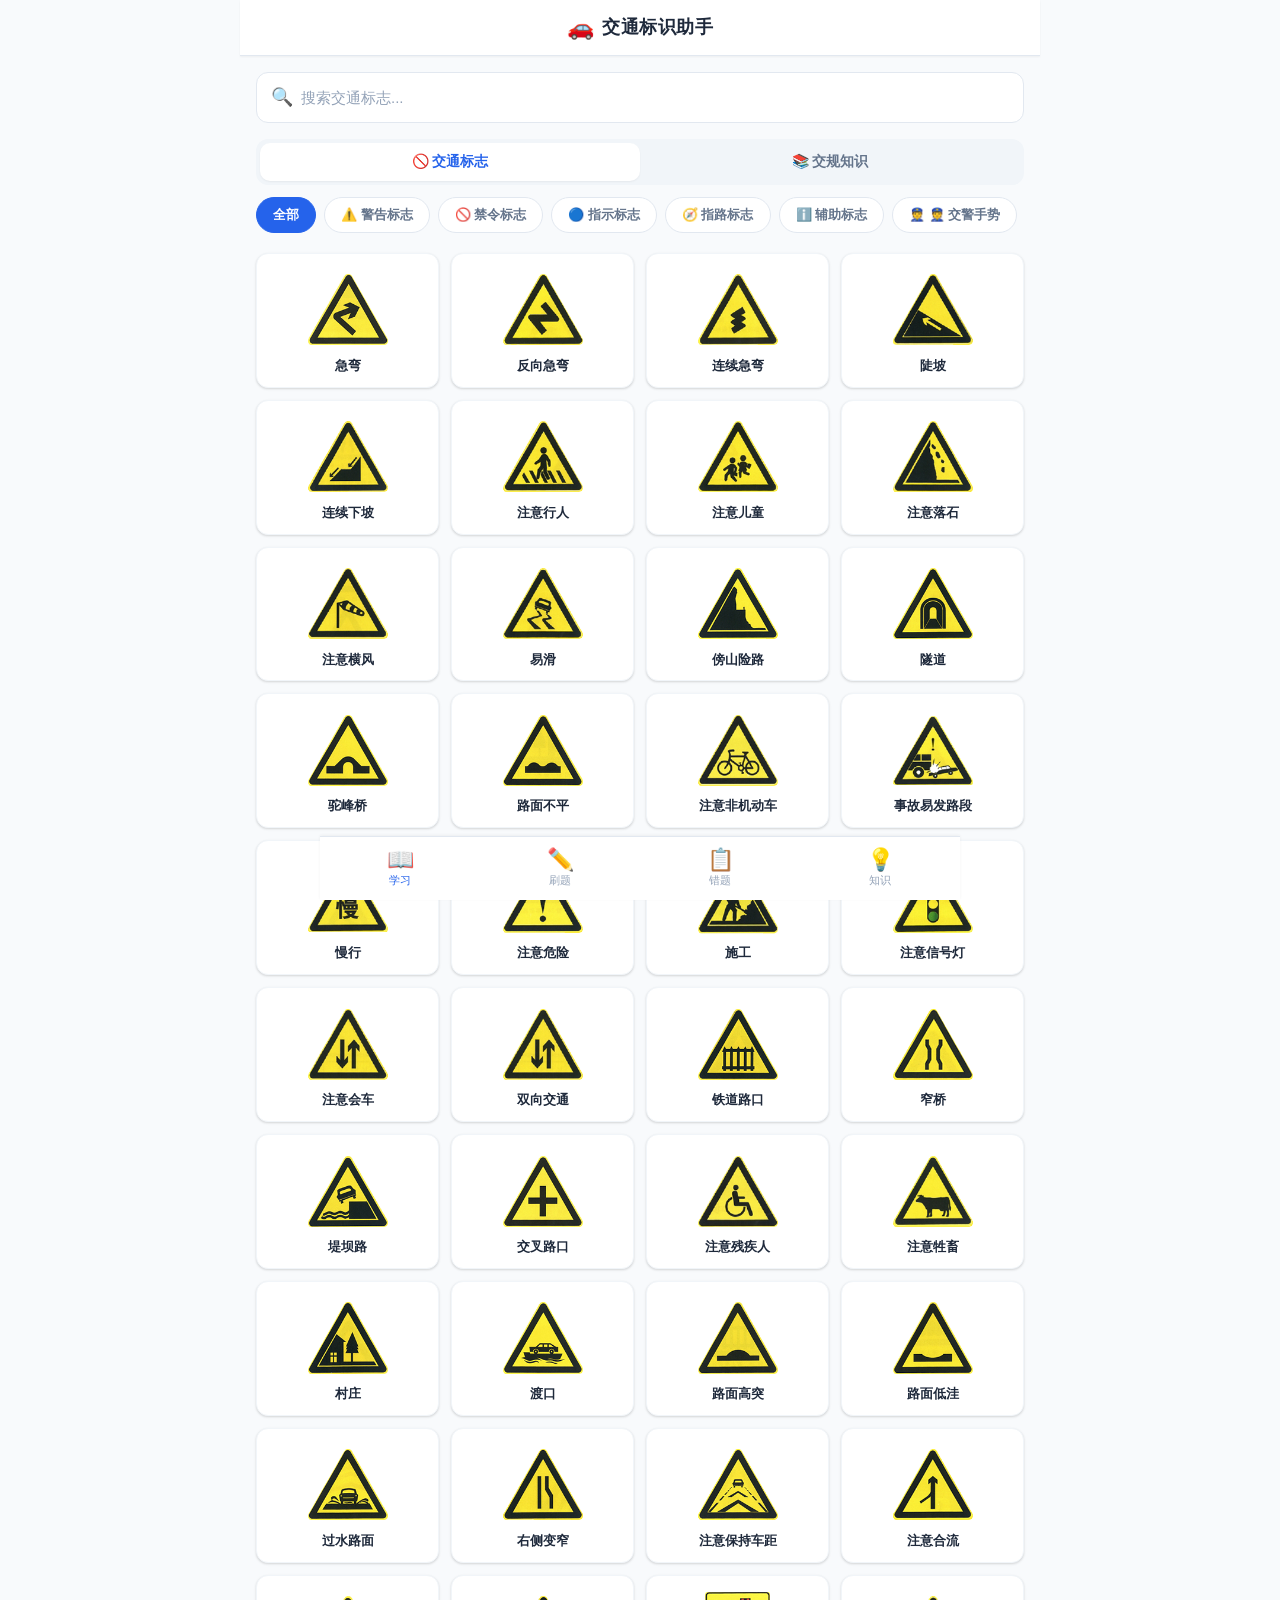
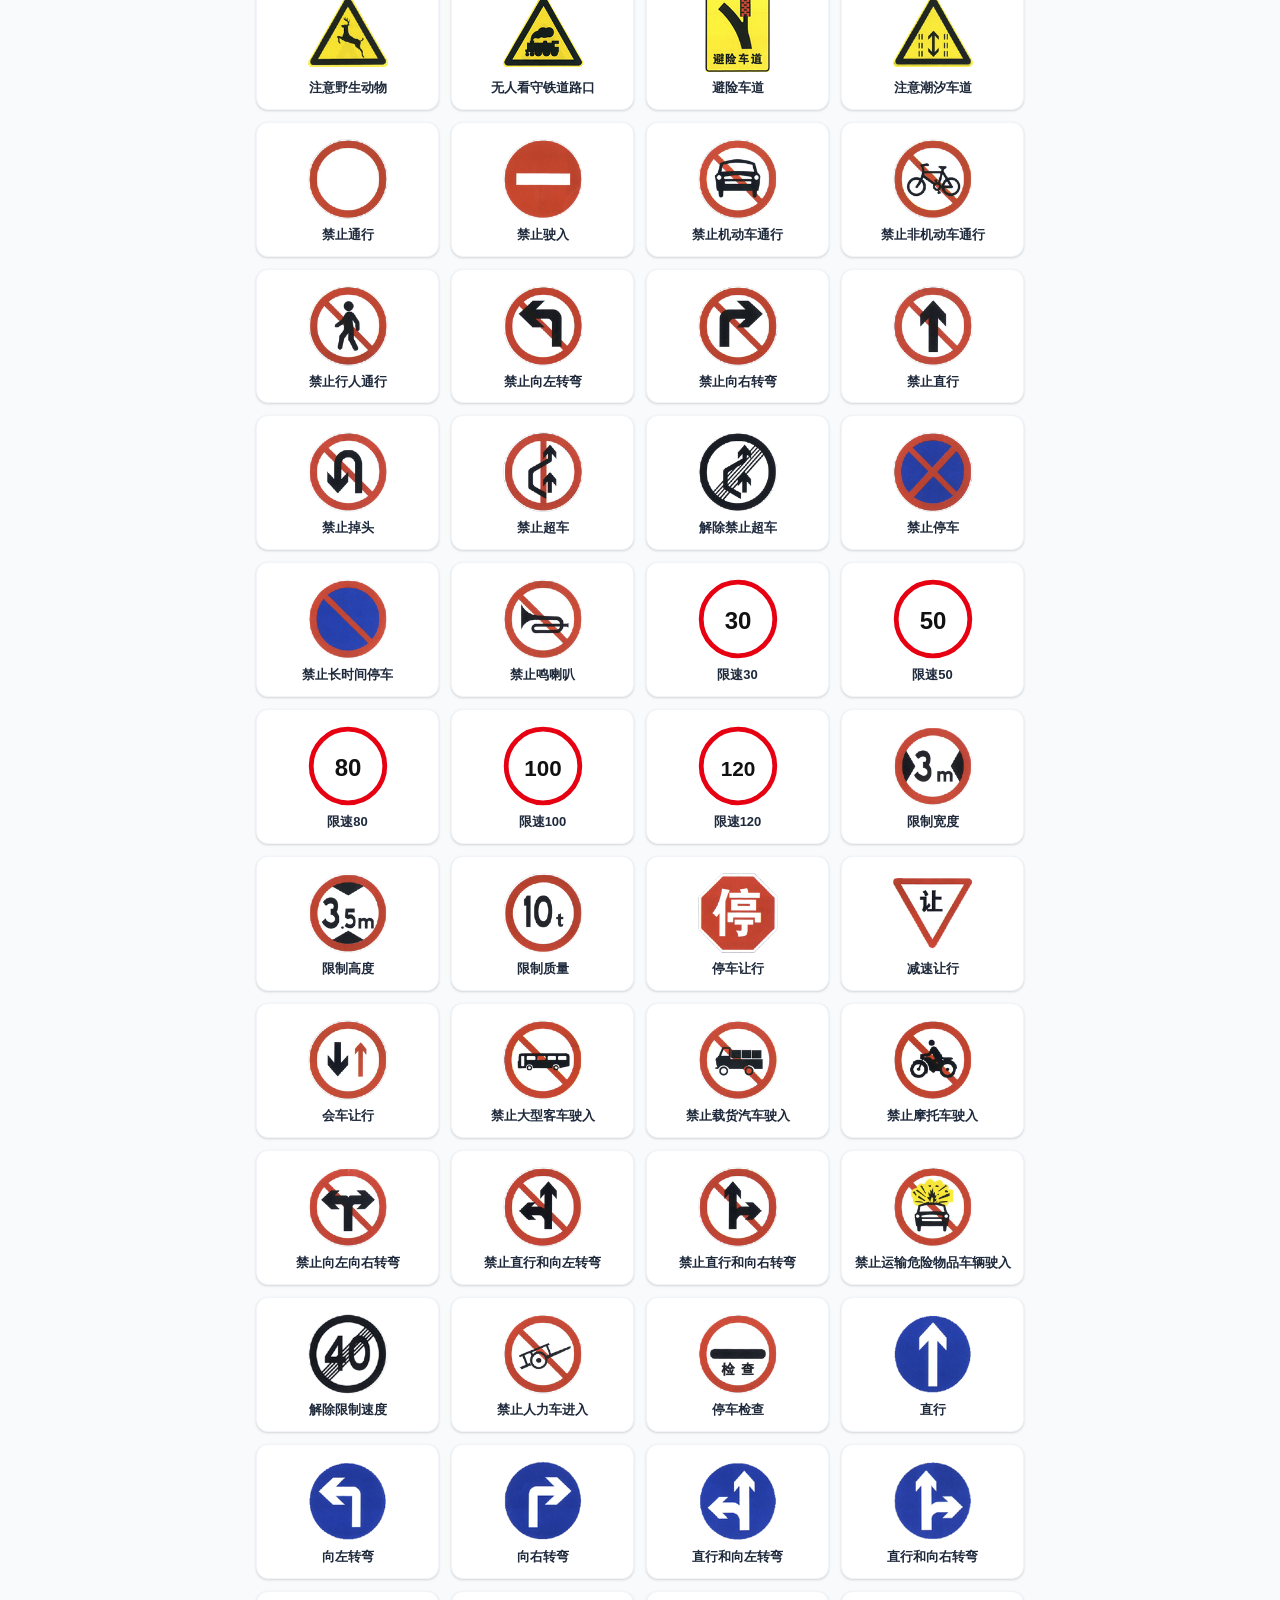
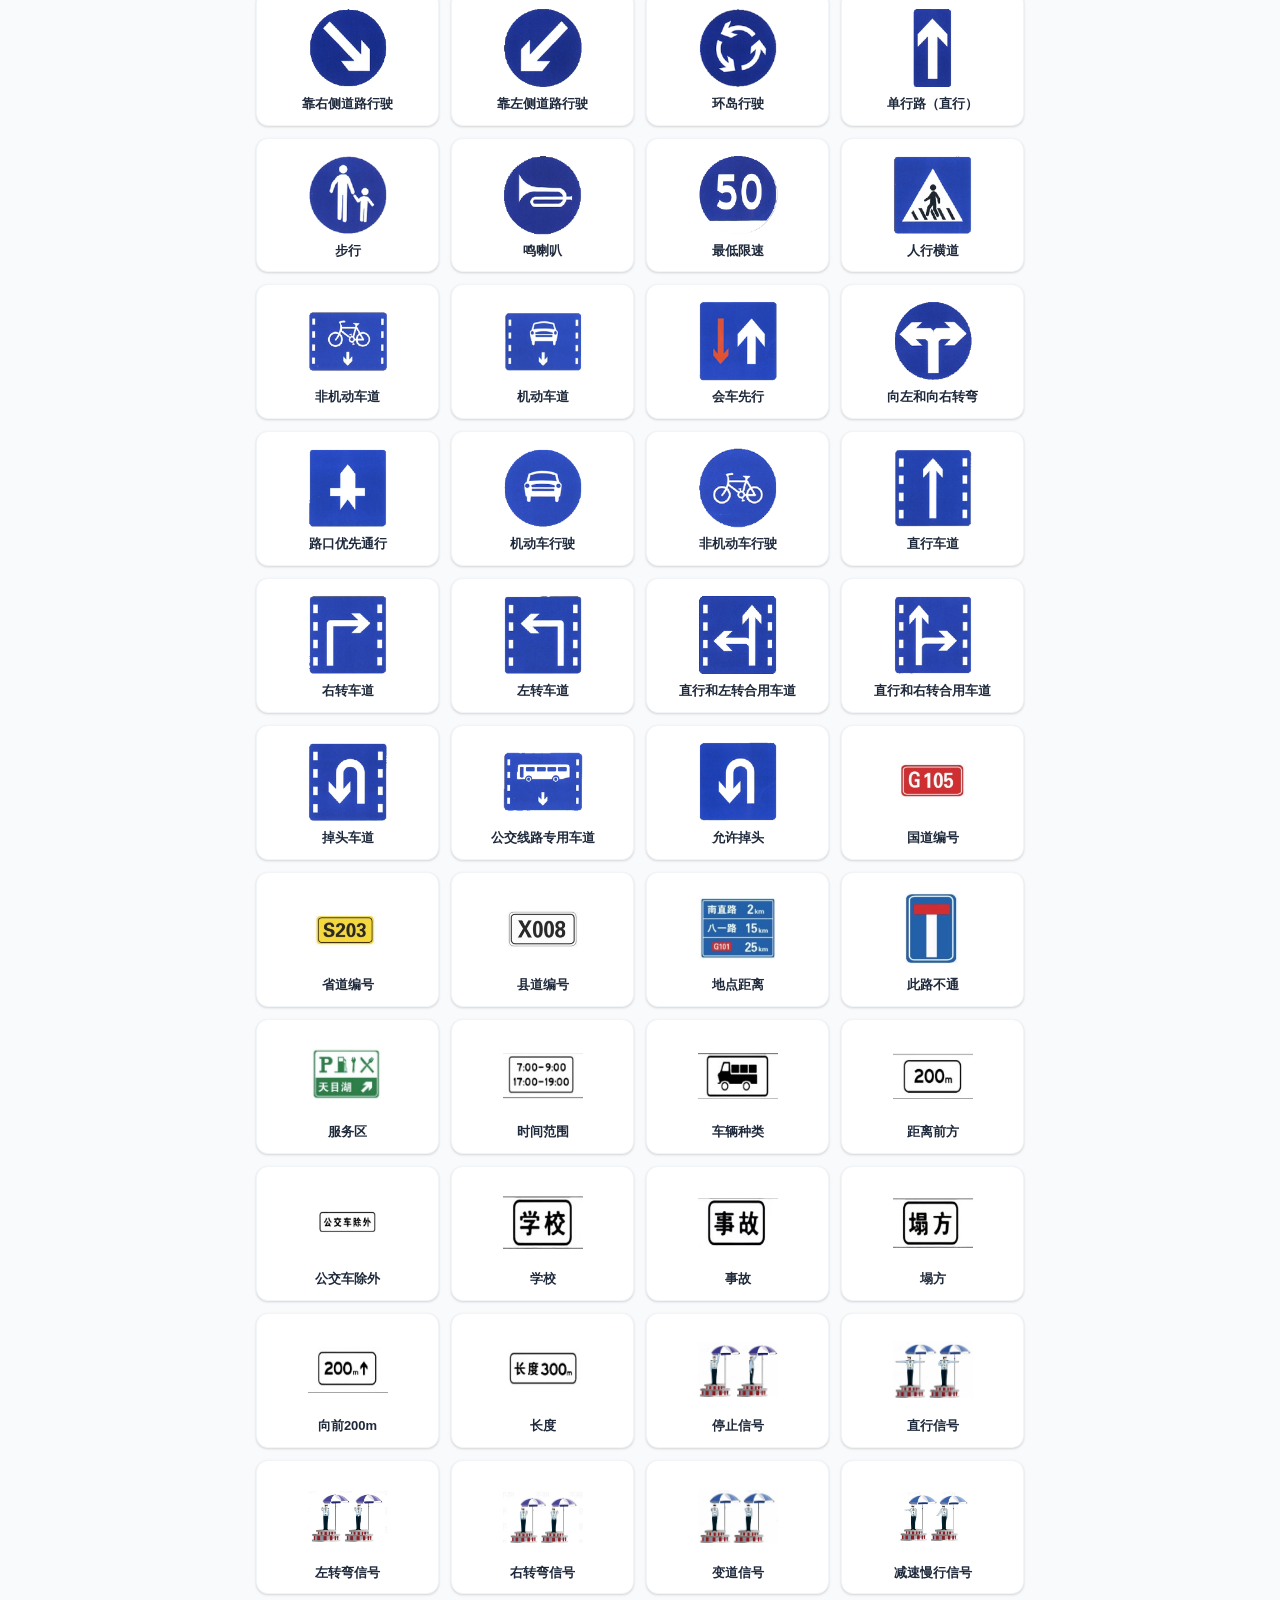
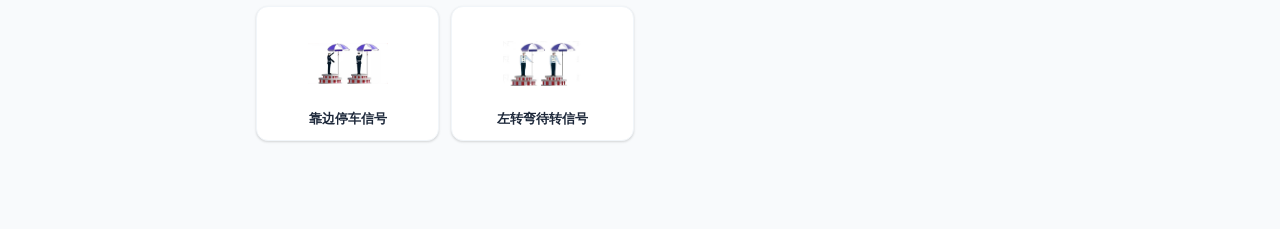
<file: index.html>
<!DOCTYPE html>
<html lang="zh-CN">
<head>
  <meta charset="UTF-8">
  <meta name="viewport" content="width=device-width, initial-scale=1.0, maximum-scale=5.0, user-scalable=yes, viewport-fit=cover">
  <meta name="theme-color" content="#2563eb" media="(prefers-color-scheme: light)">
  <meta name="theme-color" content="#0f172a" media="(prefers-color-scheme: dark)">
  <meta http-equiv="Content-Security-Policy" content="default-src 'self'; style-src 'self' 'unsafe-inline'; script-src 'self' 'unsafe-inline'; img-src 'self' data:;">
  <meta http-equiv="Cache-Control" content="no-cache, no-store, must-revalidate">
  <meta http-equiv="Pragma" content="no-cache">
  <meta http-equiv="Expires" content="0">
  <meta name="apple-mobile-web-app-capable" content="yes">
  <meta name="apple-mobile-web-app-status-bar-style" content="default">
  <meta name="apple-mobile-web-app-title" content="交通标识助手">
  <meta name="description" content="交通标识学习助手 — 学习交规标志，刷题巩固记忆">
  <link rel="manifest" href="manifest.json">
  <link rel="icon" type="image/svg+xml" href="icons/icon.svg">
  <link rel="apple-touch-icon" sizes="180x180" href="icons/icon-192.png">
  <link rel="icon" type="image/png" sizes="192x192" href="icons/icon-192.png">
  <link rel="icon" type="image/png" sizes="512x512" href="icons/icon-512.png">
  <link rel="stylesheet" href="css/style.css?v=3">
  <title>交通标识助手</title>
</head>
<body>

  <!-- Skip to content for keyboard users -->
  <a href="#page-learn" class="skip-link">跳到主要内容</a>

  <!-- Header -->
  <header class="app-header" role="banner">
    <span class="header-icon" aria-hidden="true">🚗</span>
    <h1>交通标识助手</h1>
  </header>

  <!-- === Learn Page === -->
  <div class="page active" id="page-learn" role="main" aria-label="学习交通标志">
    <div class="search-bar">
      <span class="search-icon" aria-hidden="true">🔍</span>
      <label for="searchInput" class="sr-only">搜索交通标志</label>
      <input type="text" id="searchInput" placeholder="搜索交通标志..." aria-label="搜索交通标志">
      <button class="search-clear-btn" id="searchClearBtn" aria-label="清除搜索" style="display:none;">✕</button>
    </div>

    <!-- Mode Toggle: Signs / Knowledge -->
    <div class="learn-mode-tabs">
      <button class="learn-mode-tab active" data-mode="signs" onclick="switchLearnMode('signs')">
        🚫 交通标志
      </button>
      <button class="learn-mode-tab" data-mode="knowledge" onclick="switchLearnMode('knowledge')">
        📚 交规知识
      </button>
    </div>

    <div class="category-tabs" id="categoryTabs"></div>

    <div class="sign-grid" id="signGrid"></div>
    <div class="knowledge-list" id="knowledgeList" style="display:none;"></div>
  </div>

  <!-- === Quiz Page === -->
  <div class="page" id="page-quiz" role="main" aria-label="刷题">
    <div id="quizContainer">
      <!-- Dynamically filled by quiz.js -->
    </div>
  </div>

  <!-- === Wrong Answer Page === -->
  <div class="page" id="page-wrong" role="main" aria-label="错题管理">
    <div id="wrongContainer">
      <!-- Dynamically filled by quiz.js -->
    </div>
  </div>

  <!-- === Driving Tips Page === -->
  <div class="page" id="page-tips" role="main" aria-label="驾驶知识">
    <div class="tips-list" id="tipsList"></div>
  </div>

  <!-- === Detail Modal === -->
  <div class="modal-overlay" id="detailModal" style="display:none;" role="dialog" aria-modal="true" aria-label="标志详情">
    <div class="modal-content" id="modalContent" role="document"></div>
  </div>

  <!-- Bottom Tab Bar -->
  <nav class="tab-bar" role="navigation" aria-label="主导航">
    <button class="tab-item active" data-tab="learn" aria-label="学习" aria-current="page">
      <span class="tab-icon" aria-hidden="true">📖</span>
      <span class="tab-label">学习</span>
    </button>
    <button class="tab-item" data-tab="quiz" aria-label="刷题">
      <span class="tab-icon" aria-hidden="true">✏️</span>
      <span class="tab-label">刷题</span>
    </button>
    <button class="tab-item" data-tab="wrong" aria-label="错题">
      <span class="tab-icon" aria-hidden="true">📋</span>
      <span class="tab-label">错题</span>
    </button>
    <button class="tab-item" data-tab="tips" aria-label="知识">
      <span class="tab-icon" aria-hidden="true">💡</span>
      <span class="tab-label">知识</span>
    </button>
  </nav>

  <!-- Toast notification container -->
  <div id="toastContainer" class="toast-container"></div>

  <script src="js/data.js?v=3"></script>
  <script src="js/knowledge.js?v=3"></script>
  <script src="js/knowledge-points.js?v=3"></script>
  <script src="js/quiz.js?v=3"></script>
  <script src="js/app.js?v=3"></script>

</body>
</html>
</file>
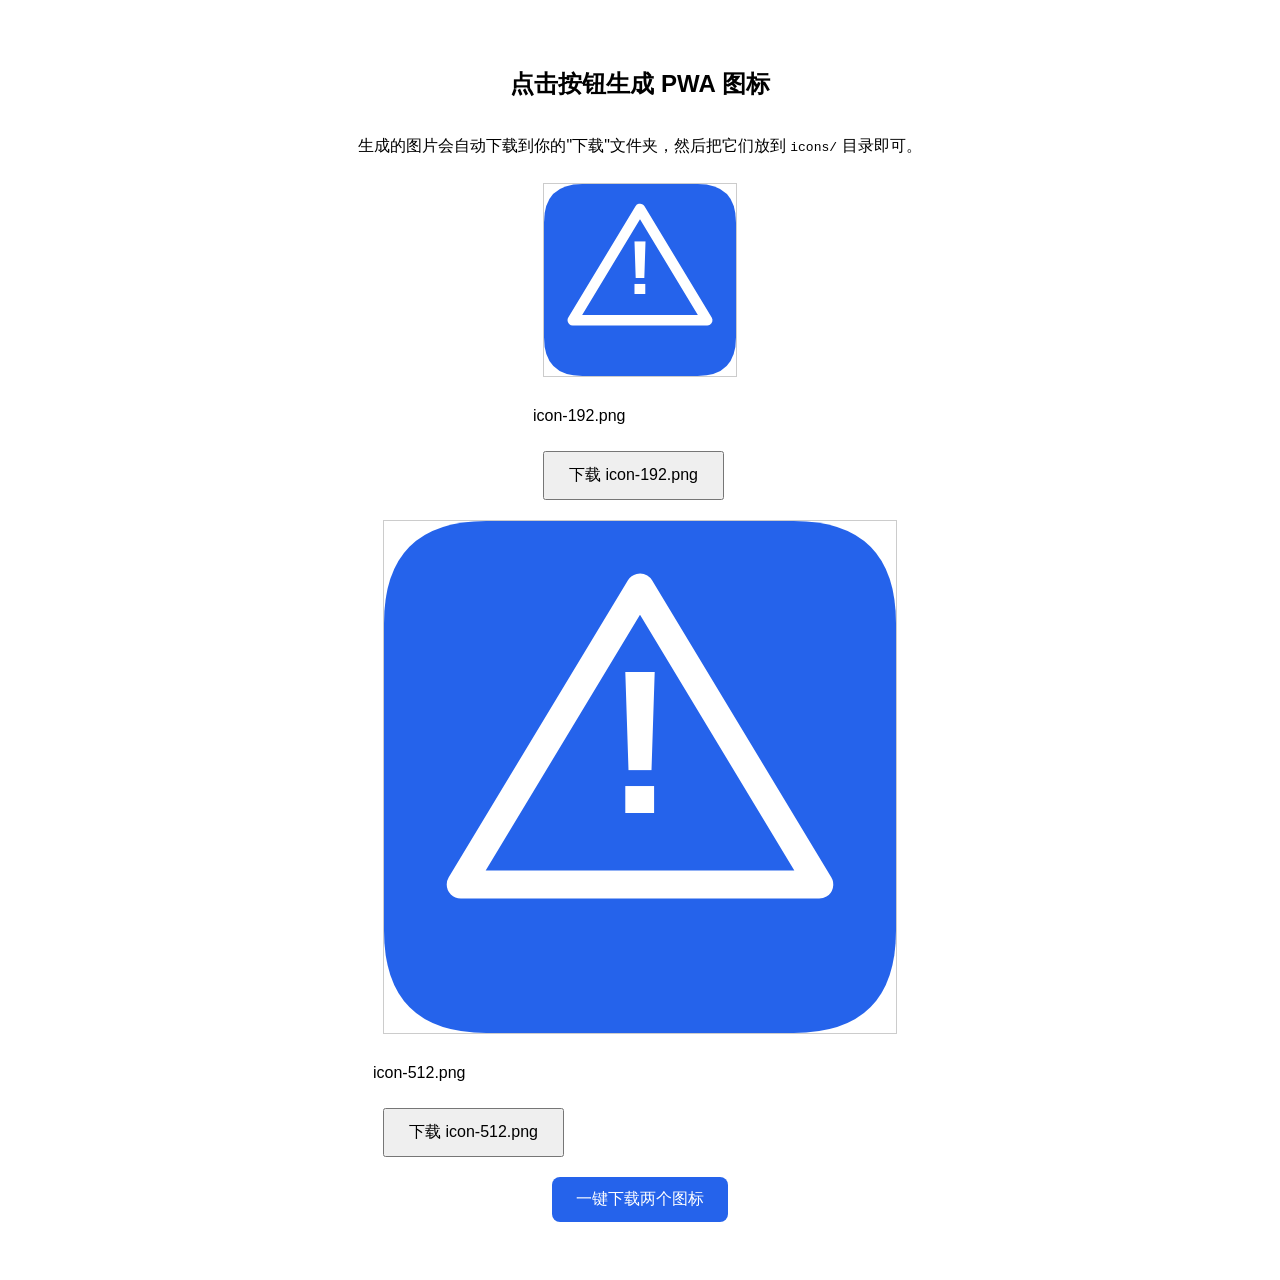
<file: icons/generate.html>
<!DOCTYPE html>
<html lang="zh-CN">
<head>
  <meta charset="UTF-8">
  <meta name="viewport" content="width=device-width, initial-scale=1.0">
  <title>图标生成器 — 交通标识助手</title>
  <style>
    body { font-family: sans-serif; display: flex; flex-direction: column; align-items: center; padding: 40px 20px; }
    canvas { border: 1px solid #ccc; margin: 10px; }
    button { margin: 10px; padding: 12px 24px; font-size: 16px; cursor: pointer; }
    .hidden { display: none; }
    #status { color: #16a34a; font-weight: bold; margin-top: 16px; }
  </style>
</head>
<body>
  <h2>点击按钮生成 PWA 图标</h2>
  <p>生成的图片会自动下载到你的"下载"文件夹，然后把它们放到 <code>icons/</code> 目录即可。</p>

  <div>
    <canvas id="c192" width="192" height="192"></canvas>
    <p>icon-192.png</p>
    <button onclick="generateIcon(192, 'icon-192.png')">下载 icon-192.png</button>
  </div>
  <div>
    <canvas id="c512" width="512" height="512"></canvas>
    <p>icon-512.png</p>
    <button onclick="generateIcon(512, 'icon-512.png')">下载 icon-512.png</button>
  </div>
  <button onclick="generateBoth()" style="background:#2563eb;color:white;border:none;border-radius:8px;">
    一键下载两个图标
  </button>
  <div id="status" class="hidden"></div>

  <script>
    function drawIcon(size) {
      var canvas = document.getElementById("c" + size);
      var ctx = canvas.getContext("2d");
      var w = size, h = size;

      // Blue background with rounded corners
      var r = size * 0.2;
      ctx.fillStyle = "#2563eb";
      ctx.beginPath();
      ctx.moveTo(r, 0);
      ctx.lineTo(w - r, 0);
      ctx.quadraticCurveTo(w, 0, w, r);
      ctx.lineTo(w, h - r);
      ctx.quadraticCurveTo(w, h, w - r, h);
      ctx.lineTo(r, h);
      ctx.quadraticCurveTo(0, h, 0, h - r);
      ctx.lineTo(0, r);
      ctx.quadraticCurveTo(0, 0, r, 0);
      ctx.fill();

      // White triangle (warning sign shape)
      var triW = size * 0.7;
      var triH = size * 0.58;
      var cx = w / 2;
      var topY = size * 0.13;
      ctx.strokeStyle = "white";
      ctx.lineWidth = size * 0.055;
      ctx.lineJoin = "round";
      ctx.beginPath();
      ctx.moveTo(cx, topY);
      ctx.lineTo(cx + triW / 2, topY + triH);
      ctx.lineTo(cx - triW / 2, topY + triH);
      ctx.closePath();
      ctx.stroke();

      // White exclamation mark
      ctx.fillStyle = "white";
      ctx.font = "bold " + (size * 0.4) + "px sans-serif";
      ctx.textAlign = "center";
      ctx.textBaseline = "middle";
      ctx.fillText("!", cx, topY + triH * 0.57);
    }

    function generateIcon(size, filename) {
      drawIcon(size);
      var canvas = document.getElementById("c" + size);
      canvas.toBlob(function (blob) {
        var url = URL.createObjectURL(blob);
        var a = document.createElement("a");
        a.href = url;
        a.download = filename;
        document.body.appendChild(a);
        a.click();
        document.body.removeChild(a);
        URL.revokeObjectURL(url);
        var status = document.getElementById("status");
        status.textContent = "已下载: " + filename;
        status.classList.remove("hidden");
      }, "image/png");
    }

    function generateBoth() {
      generateIcon(192, "icon-192.png");
      setTimeout(function () {
        generateIcon(512, "icon-512.png");
      }, 500);
    }

    // Pre-draw both
    drawIcon(192);
    drawIcon(512);
  </script>
</body>
</html>
</file>
<file: css/style.css>
/* ============================================
   交通标识助手 — 主题颜色（修改这里即可换肤）
   ============================================ */
:root {
  --primary: #2563eb;
  --primary-light: #eff6ff;
  --primary-dark: #1e40af;
  --primary-rgb: 37, 99, 235;
  --success: #16a34a;
  --success-light: #f0fdf4;
  --success-rgb: 22, 163, 74;
  --danger: #dc2626;
  --danger-light: #fef2f2;
  --danger-rgb: 220, 38, 38;
  --warning: #f59e0b;
  --warning-light: #fffbeb;
  --bg: #f8fafc;
  --card-bg: #ffffff;
  --text: #1e293b;
  --text-secondary: #64748b;
  --text-muted: #94a3b8;
  --border: #e2e8f0;
  --border-light: #f1f5f9;
  --tab-active: var(--primary);
  --tab-inactive: var(--text-muted);
  --shadow-sm: 0 1px 2px rgba(0,0,0,0.05);
  --shadow: 0 1px 3px rgba(0,0,0,0.1), 0 1px 2px rgba(0,0,0,0.06);
  --shadow-md: 0 4px 6px rgba(0,0,0,0.07), 0 2px 4px rgba(0,0,0,0.06);
  --radius: 12px;
  --radius-sm: 8px;
  --radius-lg: 16px;
  --font: -apple-system, BlinkMacSystemFont, "Segoe UI", Roboto, "Helvetica Neue", sans-serif;
  --tab-height: 64px;
  --header-height: 56px;
}

/* ============================================
   Reset & Base
   ============================================ */
*, *::before, *::after {
  box-sizing: border-box;
  margin: 0;
  padding: 0;
}

html {
  font-size: 16px;
  -webkit-text-size-adjust: 100%;
  -webkit-tap-highlight-color: transparent;
}

body {
  font-family: var(--font);
  background: var(--bg);
  color: var(--text);
  line-height: 1.6;
  min-height: 100vh;
  min-height: 100dvh;
  overflow-x: hidden;
  -webkit-font-smoothing: antialiased;
  padding-bottom: var(--tab-height);
}

button {
  font-family: var(--font);
  border: none;
  cursor: pointer;
  background: none;
  font-size: inherit;
}

/* ============================================
   Accessibility: Focus & Skip Link
   ============================================ */
:focus-visible {
  outline: 3px solid var(--primary);
  outline-offset: 2px;
}

.skip-link {
  position: absolute;
  top: -100px;
  left: 16px;
  background: var(--primary);
  color: #fff;
  padding: 8px 16px;
  border-radius: 0 0 var(--radius-sm) var(--radius-sm);
  z-index: 300;
  font-weight: 600;
  font-size: 14px;
  text-decoration: none;
  transition: top 0.2s;
}

.skip-link:focus {
  top: 0;
}

.sr-only {
  position: absolute;
  width: 1px;
  height: 1px;
  padding: 0;
  margin: -1px;
  overflow: hidden;
  clip: rect(0,0,0,0);
  white-space: nowrap;
  border: 0;
}

/* ============================================
   Prefers Reduced Motion
   ============================================ */
@media (prefers-reduced-motion: reduce) {
  *, *::before, *::after {
    animation-duration: 0.01ms !important;
    animation-iteration-count: 1 !important;
    transition-duration: 0.01ms !important;
  }
}

/* ============================================
   Header
   ============================================ */
.app-header {
  position: sticky;
  top: 0;
  z-index: 100;
  background: var(--card-bg);
  border-bottom: 1px solid var(--border);
  padding: 0 16px;
  height: var(--header-height);
  display: flex;
  align-items: center;
  justify-content: center;
  box-shadow: var(--shadow-sm);
}

.app-header h1 {
  font-size: 18px;
  font-weight: 700;
  color: var(--text);
  letter-spacing: 0.5px;
}

.header-icon {
  font-size: 22px;
  margin-right: 8px;
}

/* ============================================
   Main Content Area
   ============================================ */
.page {
  display: none;
  padding: 16px;
  padding-bottom: 24px;
  animation: fadeIn 0.2s ease;
}

.page.active {
  display: block;
}

@keyframes fadeIn {
  from { opacity: 0; transform: translateY(8px); }
  to   { opacity: 1; transform: translateY(0); }
}

/* ============================================
   Bottom Tab Bar
   ============================================ */
.tab-bar {
  position: fixed;
  bottom: 0;
  left: 0;
  right: 0;
  z-index: 100;
  background: var(--card-bg);
  border-top: 1px solid var(--border);
  height: var(--tab-height);
  display: flex;
  box-shadow: 0 -1px 3px rgba(0,0,0,0.05);
  padding-bottom: env(safe-area-inset-bottom, 0);
}

.tab-item {
  flex: 1;
  display: flex;
  flex-direction: column;
  align-items: center;
  justify-content: center;
  gap: 2px;
  color: var(--tab-inactive);
  transition: color 0.2s;
  background: none;
  border: none;
  font-size: 11px;
  cursor: pointer;
}

.tab-item.active {
  color: var(--tab-active);
}

.tab-item .tab-icon {
  font-size: 22px;
  line-height: 1;
}

.tab-item .tab-label {
  font-weight: 500;
}

/* ============================================
   Category Tabs (Learn Page)
   ============================================ */
.learn-mode-tabs {
  display: flex;
  gap: 0;
  margin-bottom: 12px;
  background: var(--border-light);
  border-radius: 12px;
  padding: 4px;
}

.learn-mode-tab {
  flex: 1;
  padding: 10px 0;
  text-align: center;
  font-size: 14px;
  font-weight: 700;
  border-radius: 10px;
  cursor: pointer;
  background: transparent;
  color: var(--text-secondary);
  transition: all 0.2s;
  border: none;
  font-family: var(--font);
}

.learn-mode-tab.active {
  background: var(--card-bg);
  color: var(--primary);
  box-shadow: var(--shadow-sm);
}

.category-tabs {
  display: flex;
  gap: 8px;
  overflow-x: auto;
  padding-bottom: 8px;
  margin-bottom: 12px;
  -webkit-overflow-scrolling: touch;
  scrollbar-width: none;
}

.category-tabs::-webkit-scrollbar {
  display: none;
}

.category-tab {
  flex-shrink: 0;
  padding: 8px 16px;
  border-radius: 20px;
  font-size: 13px;
  font-weight: 600;
  white-space: nowrap;
  background: var(--card-bg);
  color: var(--text-secondary);
  border: 1px solid var(--border);
  transition: all 0.2s;
}

.category-tab.active {
  background: var(--primary);
  color: #fff;
  border-color: var(--primary);
}

/* ============================================
   Search Bar
   ============================================ */
.search-bar {
  display: flex;
  align-items: center;
  gap: 8px;
  background: var(--card-bg);
  border: 1px solid var(--border);
  border-radius: var(--radius);
  padding: 10px 14px;
  margin-bottom: 16px;
}

.search-bar input {
  flex: 1;
  border: none;
  outline: none;
  font-size: 15px;
  font-family: var(--font);
  color: var(--text);
  background: transparent;
}

.search-bar input::placeholder {
  color: var(--text-muted);
}

.search-bar .search-icon {
  color: var(--text-muted);
  font-size: 18px;
}

/* ============================================
   Sign Card Grid (Learn Page)
   ============================================ */
.sign-grid {
  display: grid;
  grid-template-columns: repeat(2, 1fr);
  gap: 12px;
}

.sign-card {
  background: var(--card-bg);
  border-radius: var(--radius);
  padding: 16px 12px 12px;
  text-align: center;
  box-shadow: var(--shadow);
  cursor: pointer;
  transition: transform 0.15s, box-shadow 0.15s;
  border: 1px solid var(--border-light);
}

.sign-card:active {
  transform: scale(0.97);
  box-shadow: var(--shadow-sm);
}

.sign-card .sign-img {
  width: 80px;
  height: 80px;
  margin: 0 auto 8px;
  display: flex;
  align-items: center;
  justify-content: center;
}

.sign-card .sign-img svg {
  width: 100%;
  height: 100%;
}

.sign-card .sign-name {
  font-size: 13px;
  font-weight: 600;
  color: var(--text);
  line-height: 1.3;
}

/* ============================================
   Detail Modal (Learn Page)
   ============================================ */
.modal-overlay {
  position: fixed;
  inset: 0;
  z-index: 200;
  background: rgba(0,0,0,0.5);
  display: flex;
  align-items: center;
  justify-content: center;
  padding: 24px;
  animation: fadeIn 0.2s ease;
}

.modal-content {
  background: var(--card-bg);
  border-radius: var(--radius-lg);
  width: 100%;
  max-width: 360px;
  max-height: 80vh;
  overflow-y: auto;
  padding: 24px;
  box-shadow: 0 20px 40px rgba(0,0,0,0.2);
  animation: modalSlideUp 0.25s ease;
}

@keyframes modalSlideUp {
  from { transform: translateY(20px); opacity: 0; }
  to   { transform: translateY(0); opacity: 1; }
}

.modal-close {
  float: right;
  width: 32px;
  height: 32px;
  border-radius: 50%;
  background: var(--border-light);
  display: flex;
  align-items: center;
  justify-content: center;
  font-size: 18px;
  color: var(--text-muted);
  cursor: pointer;
  border: none;
}

.modal-sign-img {
  width: 140px;
  height: 140px;
  margin: 12px auto 16px;
}

.modal-sign-img svg {
  width: 100%;
  height: 100%;
}

.modal-sign-name {
  font-size: 20px;
  font-weight: 700;
  text-align: center;
  margin-bottom: 4px;
}

.modal-sign-category {
  text-align: center;
  font-size: 12px;
  font-weight: 600;
  color: var(--primary);
  background: var(--primary-light);
  display: inline-block;
  padding: 2px 10px;
  border-radius: 10px;
  margin: 0 auto 12px;
  display: block;
  width: fit-content;
}

.modal-sign-desc {
  font-size: 14px;
  color: var(--text-secondary);
  line-height: 1.7;
  margin-bottom: 12px;
}

.modal-sign-tip {
  background: var(--warning-light);
  border-left: 3px solid var(--warning);
  padding: 10px 14px;
  border-radius: 0 var(--radius-sm) var(--radius-sm) 0;
  font-size: 13px;
  color: #92400e;
  line-height: 1.6;
}

.modal-sign-tip::before {
  content: "💡 ";
}

/* ============================================
   Quiz Page
   ============================================ */
.quiz-intro {
  text-align: center;
  padding: 24px 16px;
}

.quiz-intro-icon {
  font-size: 56px;
  margin-bottom: 12px;
}

.quiz-intro h2 {
  font-size: 20px;
  font-weight: 700;
  margin-bottom: 4px;
}

.quiz-intro > p {
  color: var(--text-secondary);
  font-size: 14px;
  margin-bottom: 20px;
  line-height: 1.6;
}

/* Quiz Mode Selection Cards */
.quiz-mode-card {
  display: flex;
  align-items: center;
  gap: 14px;
  background: var(--card-bg);
  border: 2px solid var(--border);
  border-radius: var(--radius-lg);
  padding: 16px;
  margin-bottom: 12px;
  cursor: pointer;
  text-align: left;
  transition: all 0.2s;
  box-shadow: var(--shadow-sm);
}

.quiz-mode-card:active {
  transform: scale(0.98);
  border-color: var(--primary);
}

.quiz-mode-icon {
  font-size: 40px;
  flex-shrink: 0;
  width: 56px;
  text-align: center;
}

.quiz-mode-info {
  flex: 1;
  min-width: 0;
}

.quiz-mode-title {
  font-size: 17px;
  font-weight: 700;
  color: var(--text);
  margin-bottom: 2px;
}

.quiz-mode-desc {
  font-size: 13px;
  color: var(--text-secondary);
  margin-bottom: 2px;
}

.quiz-mode-meta {
  font-size: 12px;
  color: var(--text-muted);
}

.quiz-mode-arrow {
  font-size: 20px;
  color: var(--text-muted);
  flex-shrink: 0;
}

/* Category label in question */
.quiz-category-label {
  text-align: center;
  font-size: 12px;
  font-weight: 600;
  color: var(--primary);
  background: var(--primary-light);
  display: inline-block;
  padding: 3px 12px;
  border-radius: 12px;
  margin-bottom: 12px;
}

/* Explanation after answering */
.quiz-explanation {
  margin-top: 16px;
  padding: 12px 14px;
  background: var(--success-light);
  border-radius: var(--radius-sm);
  font-size: 13px;
  color: #166534;
  line-height: 1.6;
  text-align: left;
  animation: fadeIn 0.3s ease;
}

.quiz-explanation.wrong-exp {
  background: var(--danger-light);
  color: #991b1b;
}

.btn-start {
  background: var(--primary);
  color: #fff;
  padding: 14px 40px;
  border-radius: 28px;
  font-size: 16px;
  font-weight: 700;
  box-shadow: 0 4px 12px rgba(var(--primary-rgb), 0.35);
  transition: transform 0.15s, box-shadow 0.15s;
  letter-spacing: 0.5px;
}

.btn-start:active {
  transform: scale(0.96);
}

/* Quiz top bar with back button */
.quiz-top-bar {
  display: flex;
  align-items: center;
  justify-content: space-between;
  margin-bottom: 12px;
}

.quiz-back-btn {
  font-size: 14px;
  font-weight: 600;
  color: var(--primary);
  background: var(--primary-light);
  border: none;
  padding: 8px 14px;
  border-radius: 8px;
  cursor: pointer;
  font-family: var(--font);
}

.quiz-back-btn:active {
  background: #dbeafe;
}

.quiz-mode-badge {
  font-size: 12px;
  font-weight: 600;
  color: var(--text-secondary);
  background: var(--bg);
  padding: 4px 10px;
  border-radius: 8px;
}

.quiz-progress {
  display: flex;
  align-items: center;
  gap: 12px;
  margin-bottom: 24px;
}

.progress-bar {
  flex: 1;
  height: 6px;
  background: var(--border);
  border-radius: 3px;
  overflow: hidden;
}

.progress-fill {
  height: 100%;
  background: var(--primary);
  border-radius: 3px;
  transition: width 0.3s ease;
}

.progress-text {
  font-size: 13px;
  font-weight: 600;
  color: var(--text-secondary);
  min-width: 48px;
  text-align: right;
}

.quiz-question-card {
  background: var(--card-bg);
  border-radius: var(--radius-lg);
  padding: 24px;
  box-shadow: var(--shadow-md);
  text-align: center;
}

.quiz-sign-img {
  width: auto;
  min-height: 100px;
  margin: 0 auto 20px;
  display: flex;
  align-items: center;
  justify-content: center;
}

.quiz-sign-img svg {
  width: 120px;
  height: 120px;
}

.quiz-sign-img img {
  object-fit: contain;
  max-width: 100%;
  max-height: 140px;
}

.quiz-hint {
  font-size: 15px;
  color: var(--text-secondary);
  margin-bottom: 20px;
}

.quiz-options {
  display: flex;
  flex-direction: column;
  gap: 10px;
}

.quiz-option {
  padding: 14px 16px;
  border: 2px solid var(--border);
  border-radius: var(--radius);
  font-size: 15px;
  font-weight: 500;
  text-align: left;
  background: var(--card-bg);
  transition: all 0.2s;
  position: relative;
}

.quiz-option:active {
  transform: scale(0.98);
}

.quiz-option.correct {
  border-color: var(--success);
  background: var(--success-light);
  color: var(--success);
}

.quiz-option.wrong {
  border-color: var(--danger);
  background: var(--danger-light);
  color: var(--danger);
}

.quiz-option.show-correct {
  border-color: var(--success);
  background: var(--success-light);
  color: var(--success);
}

.quiz-option.disabled {
  pointer-events: none;
  opacity: 0.8;
}

/* ============================================
   Quiz Result
   ============================================ */
.quiz-result {
  text-align: center;
  padding: 30px 16px;
}

.result-mode-label {
  font-size: 13px;
  color: var(--text-secondary);
  margin-bottom: 16px;
  font-weight: 600;
  background: var(--bg);
  display: inline-block;
  padding: 4px 14px;
  border-radius: 12px;
}

.result-score-ring {
  width: 140px;
  height: 140px;
  border-radius: 50%;
  margin: 0 auto 20px;
  display: flex;
  flex-direction: column;
  align-items: center;
  justify-content: center;
  font-weight: 700;
}

.result-score-number {
  font-size: 42px;
  line-height: 1;
}

.result-score-label {
  font-size: 14px;
  color: var(--text-secondary);
}

.result-msg {
  font-size: 18px;
  font-weight: 600;
  margin-bottom: 24px;
}

.result-stats {
  display: flex;
  gap: 24px;
  justify-content: center;
  margin-bottom: 28px;
  font-size: 14px;
}

.result-stat {
  text-align: center;
}

.result-stat-val {
  font-weight: 700;
  font-size: 20px;
}

.result-stat-lbl {
  color: var(--text-secondary);
  font-size: 12px;
}

.result-actions {
  display: flex;
  flex-direction: column;
  gap: 10px;
}

.btn-outline {
  background: var(--card-bg);
  color: var(--primary);
  border: 2px solid var(--primary);
  padding: 12px 24px;
  border-radius: 24px;
  font-size: 15px;
  font-weight: 600;
}

/* ============================================
   Wrong Answer Page
   ============================================ */
.wrong-empty {
  text-align: center;
  padding: 60px 20px;
  color: var(--text-muted);
}

.wrong-empty-icon {
  font-size: 48px;
  margin-bottom: 12px;
}

.wrong-empty p {
  font-size: 15px;
}

.wrong-header {
  display: flex;
  justify-content: space-between;
  align-items: center;
  margin-bottom: 16px;
}

.wrong-count {
  font-size: 14px;
  color: var(--text-secondary);
  font-weight: 600;
}

.btn-clear {
  font-size: 13px;
  color: var(--danger);
  font-weight: 600;
}

.wrong-list {
  display: flex;
  flex-direction: column;
  gap: 12px;
}

.wrong-item {
  background: var(--card-bg);
  border-radius: var(--radius);
  padding: 16px;
  box-shadow: var(--shadow);
  border: 1px solid var(--border-light);
}

.wrong-item-header {
  display: flex;
  gap: 12px;
  align-items: center;
  margin-bottom: 10px;
}

.wrong-item-img {
  width: 56px;
  height: 56px;
  flex-shrink: 0;
}

.wrong-item-img svg {
  width: 100%;
  height: 100%;
}

.wrong-item-info {
  flex: 1;
  min-width: 0;
}

.wrong-item-correct {
  font-size: 14px;
  font-weight: 700;
  color: var(--success);
}

.wrong-item-user {
  font-size: 13px;
  color: var(--danger);
  margin-top: 2px;
}

.wrong-item-question {
  font-size: 13px;
  font-weight: 600;
  color: var(--text);
  margin-bottom: 4px;
  line-height: 1.5;
}

.wrong-item-your {
  font-size: 13px;
  color: var(--danger);
  margin-top: 2px;
}

.wrong-item-time {
  font-size: 11px;
  color: var(--text-muted);
  margin-top: 2px;
}

/* ============================================
   Driving Tips Page
   ============================================ */
.tips-list {
  display: flex;
  flex-direction: column;
  gap: 8px;
}

.tip-accordion {
  background: var(--card-bg);
  border-radius: var(--radius);
  box-shadow: var(--shadow);
  border: 1px solid var(--border-light);
  overflow: hidden;
}

.tip-header {
  padding: 16px;
  display: flex;
  justify-content: space-between;
  align-items: center;
  cursor: pointer;
  font-weight: 600;
  font-size: 15px;
}

.tip-arrow {
  font-size: 12px;
  color: var(--text-muted);
  transition: transform 0.3s;
}

.tip-accordion.open .tip-arrow {
  transform: rotate(180deg);
}

.tip-body {
  display: none;
  padding: 0 16px 16px;
  font-size: 14px;
  color: var(--text-secondary);
  line-height: 1.8;
}

.tip-accordion.open .tip-body {
  display: block;
}

.tip-category-label {
  font-size: 13px;
  font-weight: 700;
  color: var(--primary);
  margin: 16px 0 4px;
  text-transform: uppercase;
  letter-spacing: 0.5px;
}

/* ============================================
   No Results
   ============================================ */
.no-results {
  text-align: center;
  padding: 40px 16px;
  color: var(--text-muted);
  font-size: 14px;
  grid-column: 1 / -1;
}

/* ============================================
   Resume Dialog
   ============================================ */
.resume-dialog {
  display: flex;
  align-items: center;
  justify-content: center;
  min-height: 60vh;
  padding: 20px;
}

.resume-dialog-card {
  background: var(--card-bg);
  border-radius: var(--radius-lg);
  padding: 32px 24px;
  text-align: center;
  box-shadow: var(--shadow-md);
  width: 100%;
  max-width: 320px;
  animation: modalSlideUp 0.25s ease;
}

.resume-dialog-icon {
  font-size: 48px;
  margin-bottom: 12px;
}

.resume-dialog-card h3 {
  font-size: 17px;
  font-weight: 700;
  margin-bottom: 8px;
}

.resume-dialog-card p {
  font-size: 14px;
  color: var(--text-secondary);
  line-height: 1.8;
  margin-bottom: 20px;
}

.resume-dialog-actions {
  display: flex;
  flex-direction: column;
  gap: 10px;
}

.resume-dialog-actions .btn-start {
  width: 100%;
}

.resume-dialog-actions .btn-outline {
  width: 100%;
}

/* ============================================
   Quiz History
   ============================================ */
.history-section {
  margin-top: 24px;
}

.history-title {
  font-size: 15px;
  font-weight: 700;
  color: var(--text);
  margin-bottom: 12px;
}

.history-list {
  display: flex;
  flex-direction: column;
  gap: 8px;
  margin-bottom: 12px;
}

.history-item {
  display: flex;
  align-items: center;
  gap: 12px;
  background: var(--card-bg);
  border-radius: var(--radius-sm);
  padding: 12px 14px;
  box-shadow: var(--shadow-sm);
  border: 1px solid var(--border-light);
}

.history-score {
  font-size: 22px;
  font-weight: 700;
  min-width: 52px;
  text-align: center;
  flex-shrink: 0;
}

.history-score span {
  font-size: 12px;
  font-weight: 500;
}

.history-info {
  flex: 1;
  min-width: 0;
}

.history-date {
  font-size: 12px;
  color: var(--text-muted);
}

.history-detail {
  font-size: 13px;
  color: var(--text-secondary);
  line-height: 1.5;
  word-break: break-all;
}

/* ============================================
   History Detail Page
   ============================================ */
.history-detail-page {
  padding-bottom: 24px;
}

.hd-top-bar {
  display: flex;
  align-items: center;
  gap: 10px;
  padding: 8px 0 12px;
  border-bottom: 1px solid var(--border);
  margin-bottom: 16px;
}

.hd-back-btn {
  font-size: 14px;
  font-weight: 600;
  color: var(--primary);
  background: var(--primary-light);
  border: none;
  padding: 8px 14px;
  border-radius: 8px;
  cursor: pointer;
  font-family: var(--font);
}

.hd-score-section {
  text-align: center;
  padding: 20px 0;
}

.hd-score {
  font-size: 48px;
  font-weight: 700;
  color: var(--primary);
}

.hd-score span {
  font-size: 18px;
  color: var(--text-secondary);
}

.hd-stats {
  display: flex;
  justify-content: center;
  gap: 24px;
  margin-top: 8px;
  font-size: 13px;
  color: var(--text-secondary);
}

.hd-wrong-section {
  margin-top: 8px;
}

.hd-wrong-title {
  font-weight: 700;
  font-size: 15px;
  margin-bottom: 10px;
}

.hd-wrong-item {
  background: var(--card-bg);
  border-radius: var(--radius);
  padding: 12px 14px;
  margin-bottom: 8px;
  box-shadow: var(--shadow-sm);
  cursor: pointer;
  border: 1px solid var(--border-light);
}

.hd-wrong-name {
  font-size: 14px;
  font-weight: 600;
}

.hd-wrong-exp {
  margin-top: 10px;
  padding-top: 10px;
  border-top: 1px solid var(--border-light);
}

.hd-exp-text {
  font-size: 13px;
  color: var(--text-secondary);
  line-height: 1.7;
}

.hd-expand-hint {
  font-size: 11px;
  color: var(--text-muted);
  margin-top: 6px;
  text-align: right;
}

/* 历史详情折叠卡片 */
.hd-wrong-collapsed {
  background: var(--card-bg);
  border-radius: var(--radius);
  padding: 12px 14px;
  margin-bottom: 8px;
  cursor: pointer;
  border: 1px solid var(--border-light);
  box-shadow: var(--shadow-sm);
}

.hd-wrong-name {
  font-size: 14px;
  font-weight: 600;
  margin-bottom: 4px;
}

.hd-wrong-answer {
  font-size: 12px;
  display: flex;
  flex-wrap: wrap;
  gap: 4px;
}

/* 展开区 + 底部固定导航 */
.hd-expanded-nav {
  display: flex;
  align-items: center;
  justify-content: space-between;
  padding: 10px 16px;
  border-top: 1px solid var(--border);
  background: var(--card-bg);
  position: sticky;
  bottom: var(--tab-height);
  z-index: 50;
}

.hd-expanded-card {
  background: var(--card-bg);
  border-radius: var(--radius-lg);
  padding: 16px;
  box-shadow: var(--shadow-md);
  margin-bottom: 12px;
}

.hd-nav-btn {
  padding: 8px 14px;
  border: 2px solid var(--border);
  border-radius: 8px;
  font-size: 13px;
  font-weight: 600;
  background: var(--card-bg);
  color: var(--primary);
  cursor: pointer;
  font-family: var(--font);
}

.hd-nav-btn:disabled {
  opacity: 0.3;
  pointer-events: none;
}

.hd-nav-pos {
  font-size: 13px;
  font-weight: 600;
  color: var(--text-secondary);
}

.hd-close-btn {
  display: block;
  width: 100%;
  margin-top: 12px;
  padding: 8px;
  text-align: center;
  font-size: 13px;
  color: var(--text-muted);
  background: none;
  border: 1px dashed var(--border);
  border-radius: 8px;
  cursor: pointer;
  font-family: var(--font);
}

/* 历史详情中的图片约束 */
.history-detail-page img {
  max-width: 70px !important;
  max-height: 80px !important;
  object-fit: contain;
}
.wrong-item-img img {
  max-width: 48px;
  max-height: 48px;
  object-fit: contain;
}
.wrong-item-img .img-error-fallback,
.history-detail-page .img-error-fallback {
  border-radius: var(--radius-sm);
  font-size: 10px;
}

.hd-stat span {
  font-weight: 700;
}

.history-arrow {
  font-size: 10px;
  color: var(--text-muted);
  flex-shrink: 0;
  transition: transform 0.2s;
}

.history-expand {
  margin-top: 8px;
  padding-top: 8px;
  border-top: 1px solid var(--border-light);
}

.history-wrong-list {
  display: flex;
  flex-wrap: wrap;
  gap: 4px;
}

.history-wrong-tag {
  display: inline-block;
  background: #fef2f2;
  color: #dc2626;
  font-size: 11px;
  padding: 2px 8px;
  border-radius: 10px;
  border: 1px solid #fecaca;
}

.history-more {
  text-align: center;
  font-size: 12px;
  color: var(--text-muted);
  padding: 8px 0;
}

.btn-clear-history {
  display: block;
  width: 100%;
  text-align: center;
  padding: 10px;
  font-size: 13px;
  color: var(--text-muted);
  background: none;
  border: 1px dashed var(--border);
  border-radius: var(--radius-sm);
  cursor: pointer;
  font-family: var(--font);
}

.btn-clear-history:active {
  background: var(--border-light);
}

/* ============================================
   答后知识点卡片
   ============================================ */
.quiz-explanation-card {
  margin-top: 16px;
  padding: 14px;
  border-radius: var(--radius);
  text-align: left;
  animation: fadeIn 0.3s ease;
}

.quiz-explanation-card.correct-exp {
  background: var(--success-light);
  border-left: 4px solid var(--success);
}

.quiz-explanation-card.wrong-exp {
  background: var(--danger-light);
  border-left: 4px solid var(--danger);
}

.exp-header {
  font-weight: 700;
  font-size: 15px;
  margin-bottom: 6px;
}

.correct-exp .exp-header { color: var(--success); }
.wrong-exp .exp-header { color: var(--danger); }

.exp-body {
  font-size: 13px;
  color: var(--text-secondary);
  line-height: 1.7;
}

.exp-swipe-hint {
  text-align: center;
  font-size: 11px;
  color: var(--text-muted);
  margin-top: 8px;
}

/* ============================================
   答题导航栏
   ============================================ */
.quiz-nav-bar {
  display: flex;
  align-items: center;
  justify-content: space-between;
  gap: 8px;
}

#quizNavWrapper {
  position: sticky;
  bottom: var(--tab-height);
  z-index: 50;
  background: var(--card-bg);
  padding: 10px 16px;
  border-top: 1px solid var(--border);
  margin-top: 12px;
}

.quiz-nav-btn {
  padding: 10px 16px;
  border: 2px solid var(--border);
  border-radius: 10px;
  font-size: 14px;
  font-weight: 600;
  background: var(--card-bg);
  color: var(--primary);
  cursor: pointer;
  font-family: var(--font);
  transition: all 0.2s;
}

.quiz-nav-btn:active {
  background: var(--primary-light);
  transform: scale(0.96);
}

.quiz-nav-btn.disabled {
  opacity: 0.3;
  pointer-events: none;
}

.quiz-submit-btn {
  background: var(--success) !important;
  color: #fff !important;
  border-color: var(--success) !important;
  font-size: 16px !important;
  padding: 10px 24px !important;
}

.quiz-nav-countdown {
  display: flex;
  align-items: center;
  justify-content: center;
  flex-shrink: 0;
}

.countdown-svg circle:last-child {
  transition: stroke-dashoffset 0.1s linear;
}

/* ============================================
   错题计数 & 持久性提示
   ============================================ */
.wrong-count-badge {
  display: inline-block;
  font-size: 12px;
  color: #dc2626;
  background: #fef2f2;
  padding: 2px 8px;
  border-radius: 8px;
  margin-top: 4px;
}

.wrong-group {
  margin-bottom: 16px;
}

.wrong-group-title {
  font-size: 14px;
  font-weight: 700;
  color: var(--text);
  padding: 8px 0;
  border-bottom: 2px solid var(--border);
  margin-bottom: 8px;
}

.wrong-group-count {
  font-size: 12px;
  font-weight: 500;
  color: var(--text-muted);
  margin-left: 6px;
}

.wrong-category-tabs {
  display: flex;
  gap: 6px;
  overflow-x: auto;
  padding-bottom: 8px;
  margin-bottom: 8px;
  -webkit-overflow-scrolling: touch;
  scrollbar-width: none;
}

.wrong-category-tabs::-webkit-scrollbar { display: none; }

.wrong-cat-tab {
  flex-shrink: 0;
  padding: 6px 14px;
  border-radius: 16px;
  font-size: 12px;
  font-weight: 600;
  white-space: nowrap;
  background: var(--card-bg);
  color: var(--text-secondary);
  border: 1px solid var(--border);
  cursor: pointer;
  font-family: var(--font);
  transition: all 0.2s;
}

.wrong-cat-tab.active {
  background: var(--primary);
  color: #fff;
  border-color: var(--primary);
}

.wrong-persistence-note {
  font-size: 11px;
  color: var(--text-muted);
  text-align: center;
  padding: 8px 12px;
  margin-bottom: 8px;
  background: var(--warning-light);
  border-radius: 8px;
}

/* ============================================
   续答横幅
   ============================================ */
.resume-banner {
  background: var(--primary-light);
  border: 1px solid var(--primary);
  border-radius: var(--radius);
  padding: 12px 14px;
  margin-bottom: 16px;
  display: flex;
  align-items: center;
  justify-content: space-between;
  gap: 10px;
  flex-wrap: wrap;
}

.resume-banner-info {
  display: flex;
  align-items: center;
  gap: 10px;
  flex: 1;
  min-width: 0;
}

.resume-banner-icon {
  font-size: 28px;
  flex-shrink: 0;
}

.resume-banner-title {
  font-size: 13px;
  font-weight: 700;
  color: var(--primary-dark);
}

.resume-banner-meta {
  font-size: 12px;
  color: var(--text-secondary);
  margin-top: 2px;
}

.resume-banner-actions {
  display: flex;
  gap: 8px;
  flex-shrink: 0;
}

.resume-btn {
  padding: 8px 16px;
  background: var(--primary);
  color: #fff;
  border: none;
  border-radius: 8px;
  font-size: 13px;
  font-weight: 600;
  cursor: pointer;
  font-family: var(--font);
}

.resume-discard-btn {
  padding: 8px 12px;
  background: none;
  color: var(--text-muted);
  border: 1px solid var(--border);
  border-radius: 8px;
  font-size: 12px;
  cursor: pointer;
  font-family: var(--font);
}

/* ============================================
   Knowledge Cards (Learn Page)
   ============================================ */
.knowledge-list {
  display: flex;
  flex-direction: column;
  gap: 10px;
}

.knowledge-category-card {
  background: var(--card-bg);
  border-radius: var(--radius);
  border: 1px solid var(--border-light);
  box-shadow: var(--shadow-sm);
  overflow: hidden;
}

.knowledge-cat-header {
  display: flex;
  align-items: center;
  gap: 10px;
  padding: 14px 16px;
  cursor: pointer;
  font-weight: 700;
  font-size: 15px;
  color: var(--text);
  user-select: none;
}

.knowledge-cat-header:active {
  background: var(--border-light);
}

.knowledge-cat-icon {
  font-size: 24px;
  flex-shrink: 0;
}

.knowledge-cat-name {
  flex: 1;
}

.knowledge-cat-count {
  font-size: 12px;
  font-weight: 500;
  color: var(--text-muted);
  background: var(--border-light);
  padding: 2px 10px;
  border-radius: 10px;
}

.knowledge-cat-arrow {
  font-size: 12px;
  color: var(--text-muted);
  transition: transform 0.3s;
}

.knowledge-category-card.open .knowledge-cat-arrow {
  transform: rotate(180deg);
}

.knowledge-points {
  display: none;
  padding: 0 16px 14px;
  border-top: 1px solid var(--border-light);
}

.knowledge-category-card.open .knowledge-points {
  display: block;
}

.knowledge-point {
  padding: 10px 0;
  border-bottom: 1px dashed var(--border-light);
  font-size: 14px;
  line-height: 1.7;
}

.knowledge-point:last-child {
  border-bottom: none;
}

.knowledge-point-title {
  font-weight: 700;
  color: var(--text);
  margin-bottom: 2px;
}

.knowledge-point-title::before {
  content: "▸ ";
  color: var(--primary);
  font-size: 10px;
}

.knowledge-point-detail {
  color: var(--text-secondary);
  font-size: 13px;
  margin-left: 16px;
}

@media (prefers-color-scheme: dark) {
  .knowledge-point-detail { color: #94a3b8; }
}

/* ============================================
   响应式微调（平板及以上）
   ============================================ */
@media (min-width: 640px) {
  .sign-grid {
    grid-template-columns: repeat(3, 1fr);
  }

  .page {
    max-width: 600px;
    margin: 0 auto;
  }

  .app-header {
    max-width: 600px;
    margin: 0 auto;
    border-radius: 0;
  }

  .tab-bar {
    max-width: 600px;
    left: 50%;
    transform: translateX(-50%);
    border-radius: 0;
  }
}

@media (min-width: 1024px) {
  .sign-grid {
    grid-template-columns: repeat(4, 1fr);
  }

  .page, .app-header {
    max-width: 800px;
  }

  .tab-bar {
    max-width: 800px;
  }
}

/* ============================================
   Dark Mode
   ============================================ */
@media (prefers-color-scheme: dark) {
  :root {
    --primary: #3b82f6;
    --primary-light: #1e3a5f;
    --primary-dark: #93c5fd;
    --primary-rgb: 59, 130, 246;
    --success: #22c55e;
    --success-light: #14532d;
    --success-rgb: 34, 197, 94;
    --danger: #ef4444;
    --danger-light: #450a0a;
    --danger-rgb: 239, 68, 68;
    --warning: #f59e0b;
    --warning-light: #422006;
    --bg: #0f172a;
    --card-bg: #1e293b;
    --text: #f1f5f9;
    --text-secondary: #94a3b8;
    --text-muted: #64748b;
    --border: #334155;
    --border-light: #1e293b;
    --shadow-sm: 0 1px 2px rgba(0,0,0,0.3);
    --shadow: 0 1px 3px rgba(0,0,0,0.4), 0 1px 2px rgba(0,0,0,0.3);
    --shadow-md: 0 4px 6px rgba(0,0,0,0.4), 0 2px 4px rgba(0,0,0,0.3);
  }

  .modal-sign-tip { color: #fde68a; }
  .quiz-explanation-card.correct-exp { color: #bbf7d0; }
  .quiz-explanation-card.wrong-exp { color: #fecaca; }
  .quiz-option.show-correct { color: #22c55e; }
  .quiz-option.wrong { color: #ef4444; }
  .wrong-item-correct { color: #4ade80; }
  .wrong-item-user { color: #f87171; }
  .wrong-count-badge { background: #450a0a; color: #fca5a5; }
}

/* ============================================
   Loading Skeleton
   ============================================ */
.skeleton {
  background: linear-gradient(90deg, var(--border) 25%, var(--border-light) 50%, var(--border) 75%);
  background-size: 200% 100%;
  animation: skeleton-shimmer 1.5s ease-in-out infinite;
  border-radius: var(--radius-sm);
}

@keyframes skeleton-shimmer {
  0% { background-position: 200% 0; }
  100% { background-position: -200% 0; }
}

.sign-img.loading {
  width: 80px;
  height: 80px;
  margin: 0 auto 8px;
}

.sign-img.loading img {
  display: none;
}

.sign-img img.loaded {
  animation: fadeIn 0.3s ease;
}

/* Search clear button */
.search-clear-btn {
  padding: 4px 10px;
  font-size: 16px;
  color: var(--text-muted);
  border-radius: 50%;
  line-height: 1;
  flex-shrink: 0;
}

.search-clear-btn:hover {
  background: var(--border-light);
  color: var(--text);
}

/* Image error fallback */
.img-error-fallback {
  display: flex;
  align-items: center;
  justify-content: center;
  background: var(--border-light);
  color: var(--text-muted);
  font-size: 12px;
  border-radius: var(--radius-sm);
}

/* Toast notification */
.toast-container {
  position: fixed;
  bottom: calc(var(--tab-height) + 16px);
  left: 50%;
  transform: translateX(-50%);
  z-index: 300;
  display: flex;
  flex-direction: column;
  gap: 8px;
  pointer-events: none;
}

.toast {
  background: var(--text);
  color: var(--bg);
  padding: 10px 20px;
  border-radius: 24px;
  font-size: 14px;
  font-weight: 500;
  white-space: nowrap;
  box-shadow: 0 4px 12px rgba(0,0,0,0.3);
  animation: toastIn 0.3s ease, toastOut 0.3s ease 2.2s forwards;
  pointer-events: auto;
  text-align: center;
}

@keyframes toastIn {
  from { opacity: 0; transform: translateY(16px); }
  to { opacity: 1; transform: translateY(0); }
}

@keyframes toastOut {
  from { opacity: 1; transform: translateY(0); }
  to { opacity: 0; transform: translateY(-16px); }
}

/* Confirmation dialog */
.confirm-overlay {
  position: fixed;
  inset: 0;
  z-index: 250;
  background: rgba(0,0,0,0.5);
  display: flex;
  align-items: center;
  justify-content: center;
  padding: 24px;
  animation: fadeIn 0.2s ease;
}

.confirm-dialog {
  background: var(--card-bg);
  border-radius: var(--radius-lg);
  padding: 24px;
  max-width: 320px;
  width: 100%;
  text-align: center;
  box-shadow: 0 20px 40px rgba(0,0,0,0.3);
  animation: modalSlideUp 0.25s ease;
}

.confirm-dialog-icon {
  font-size: 40px;
  margin-bottom: 12px;
}

.confirm-dialog h3 {
  font-size: 17px;
  font-weight: 700;
  margin-bottom: 8px;
  color: var(--text);
}

.confirm-dialog p {
  font-size: 14px;
  color: var(--text-secondary);
  line-height: 1.6;
  margin-bottom: 20px;
}

.confirm-dialog-actions {
  display: flex;
  gap: 10px;
}

.confirm-dialog-actions button {
  flex: 1;
  padding: 12px;
  border-radius: 12px;
  font-size: 15px;
  font-weight: 600;
}

.confirm-btn-cancel {
  background: var(--border-light);
  color: var(--text-secondary);
}

.confirm-btn-danger {
  background: var(--danger);
  color: #fff;
}

.confirm-btn-primary {
  background: var(--primary);
  color: #fff;
}
</file>
